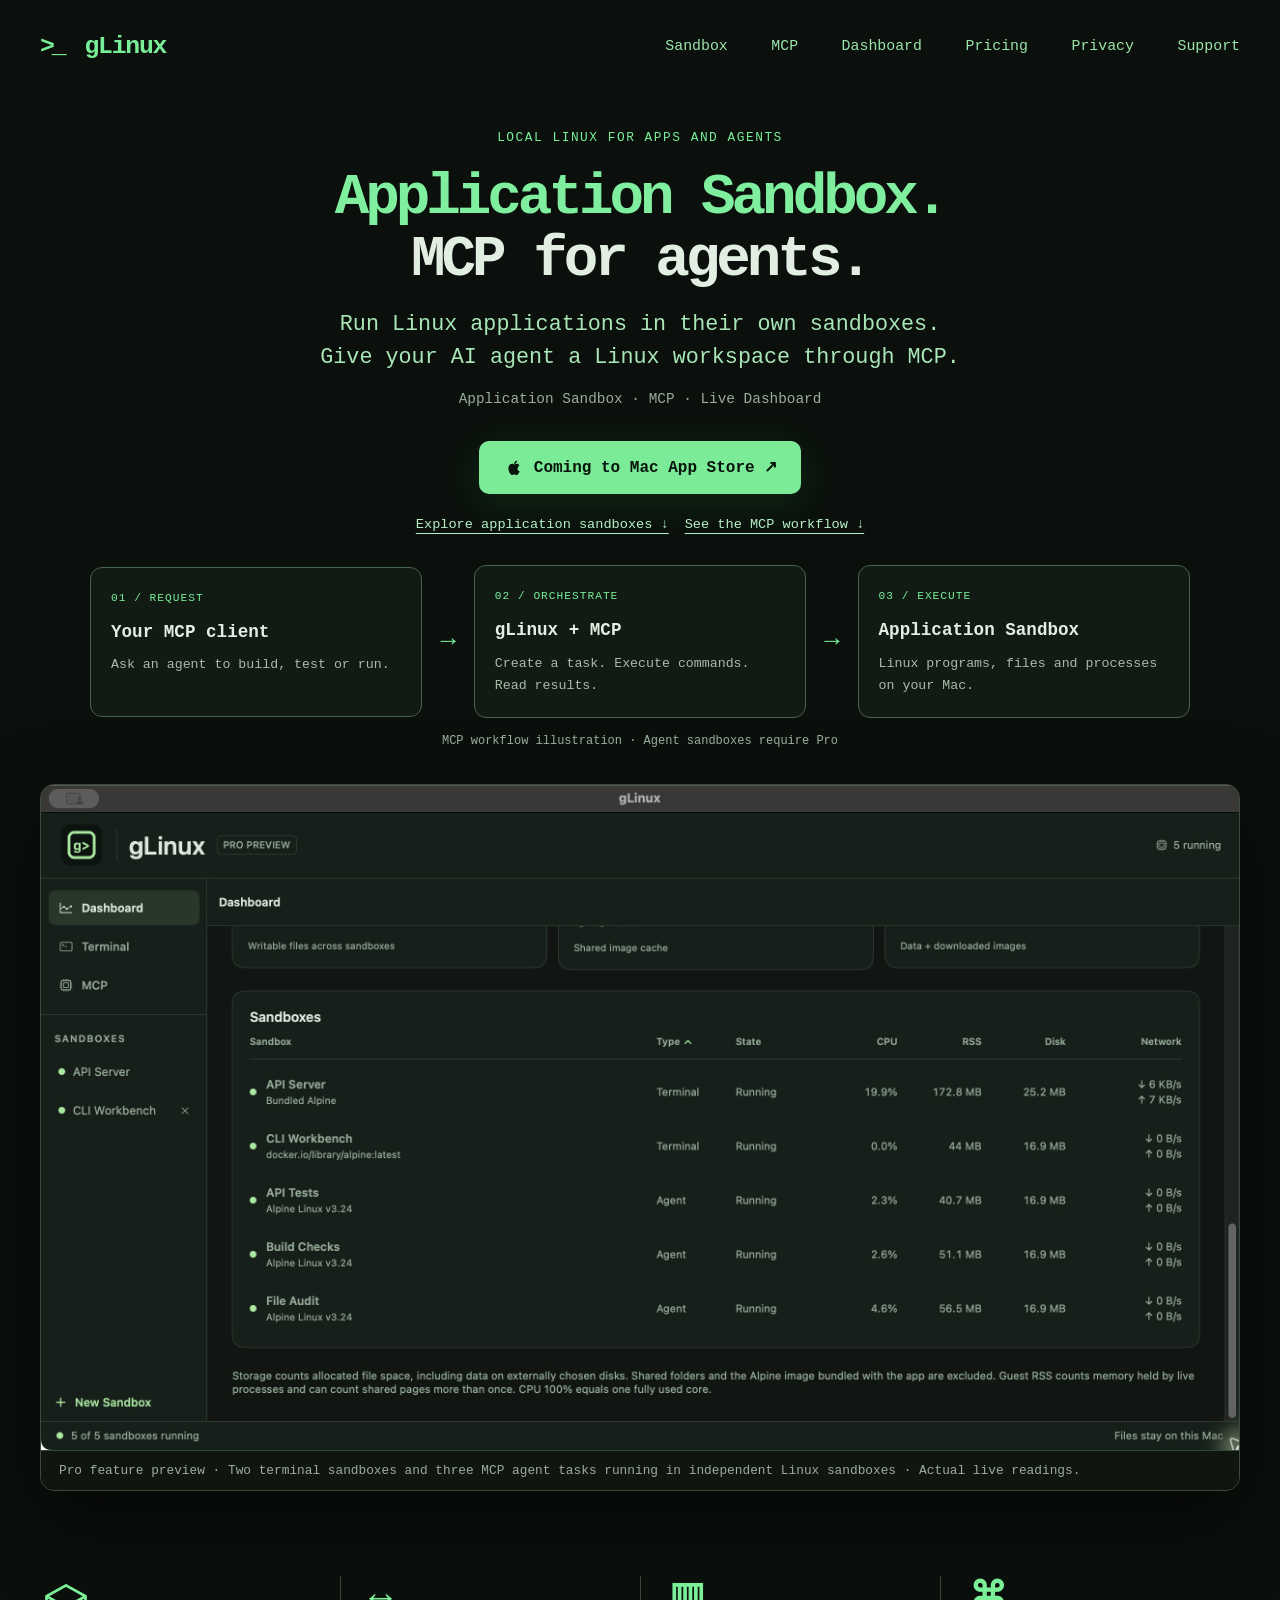
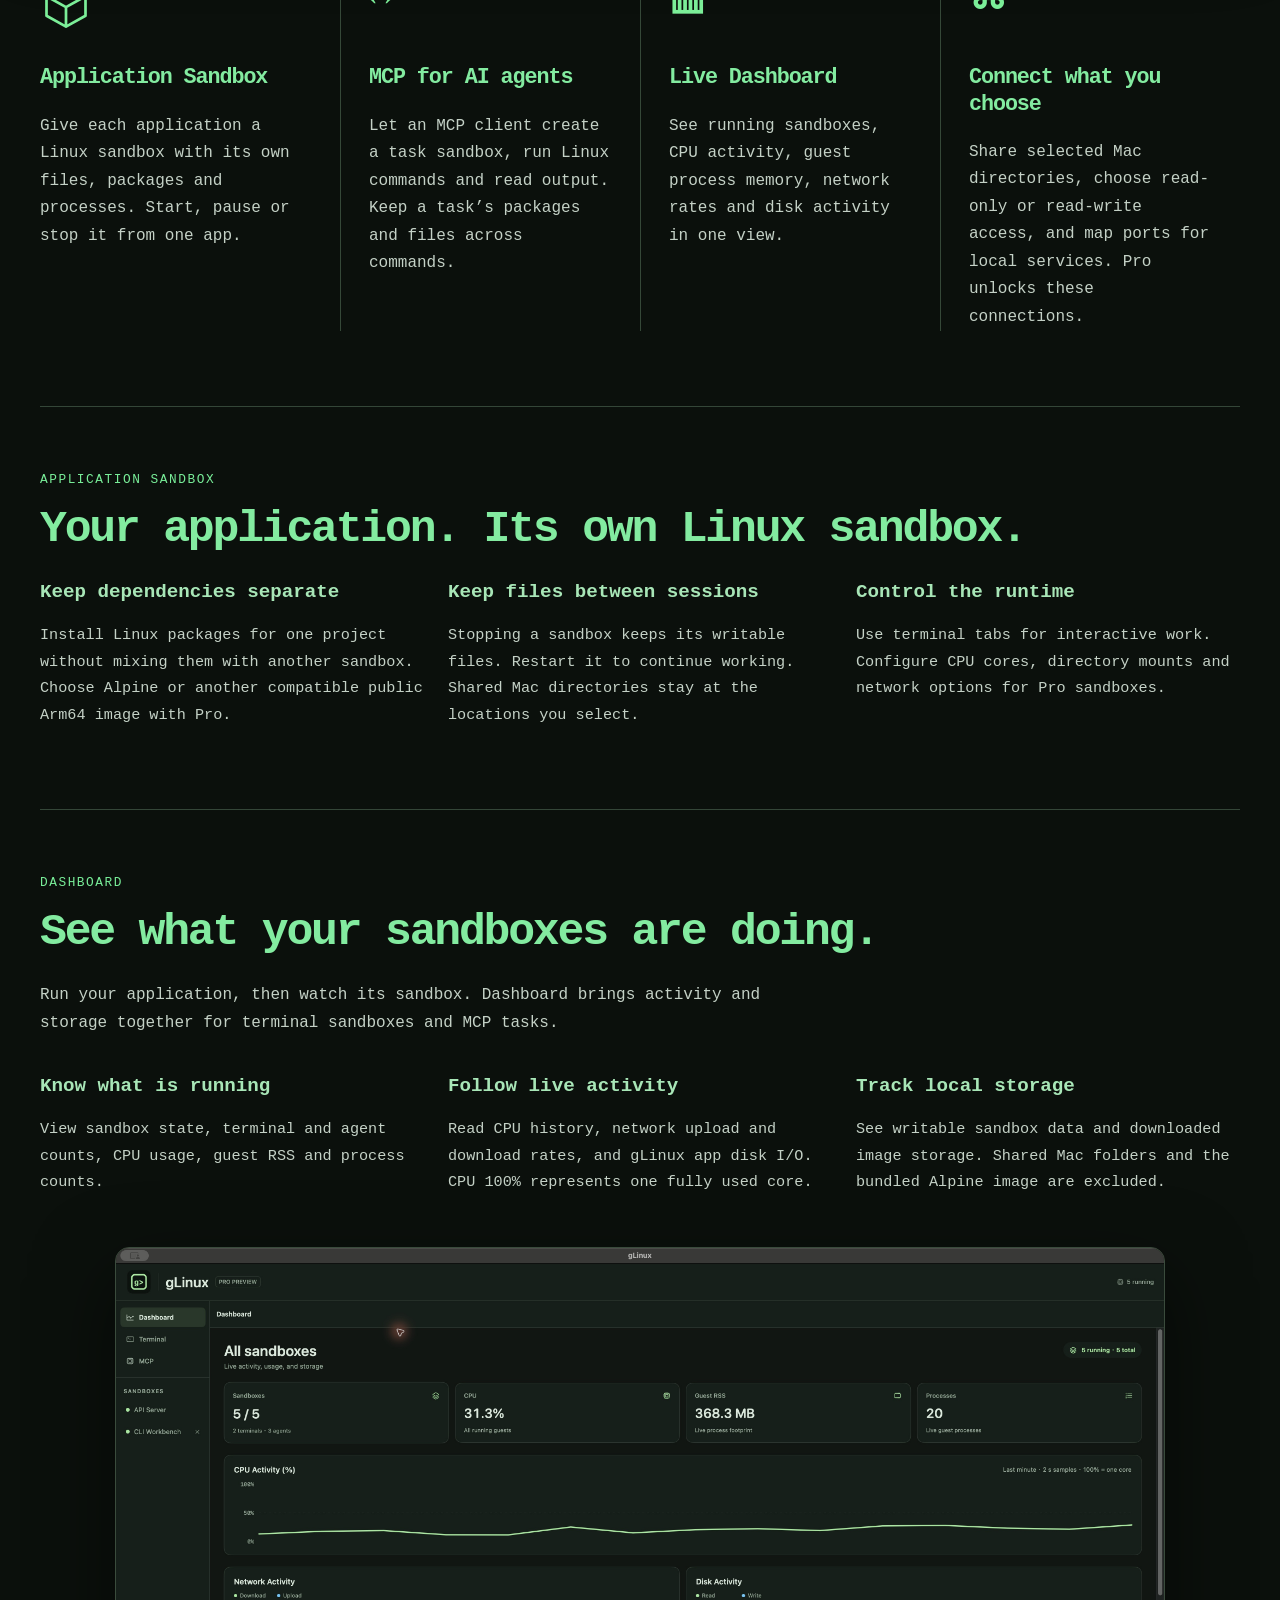
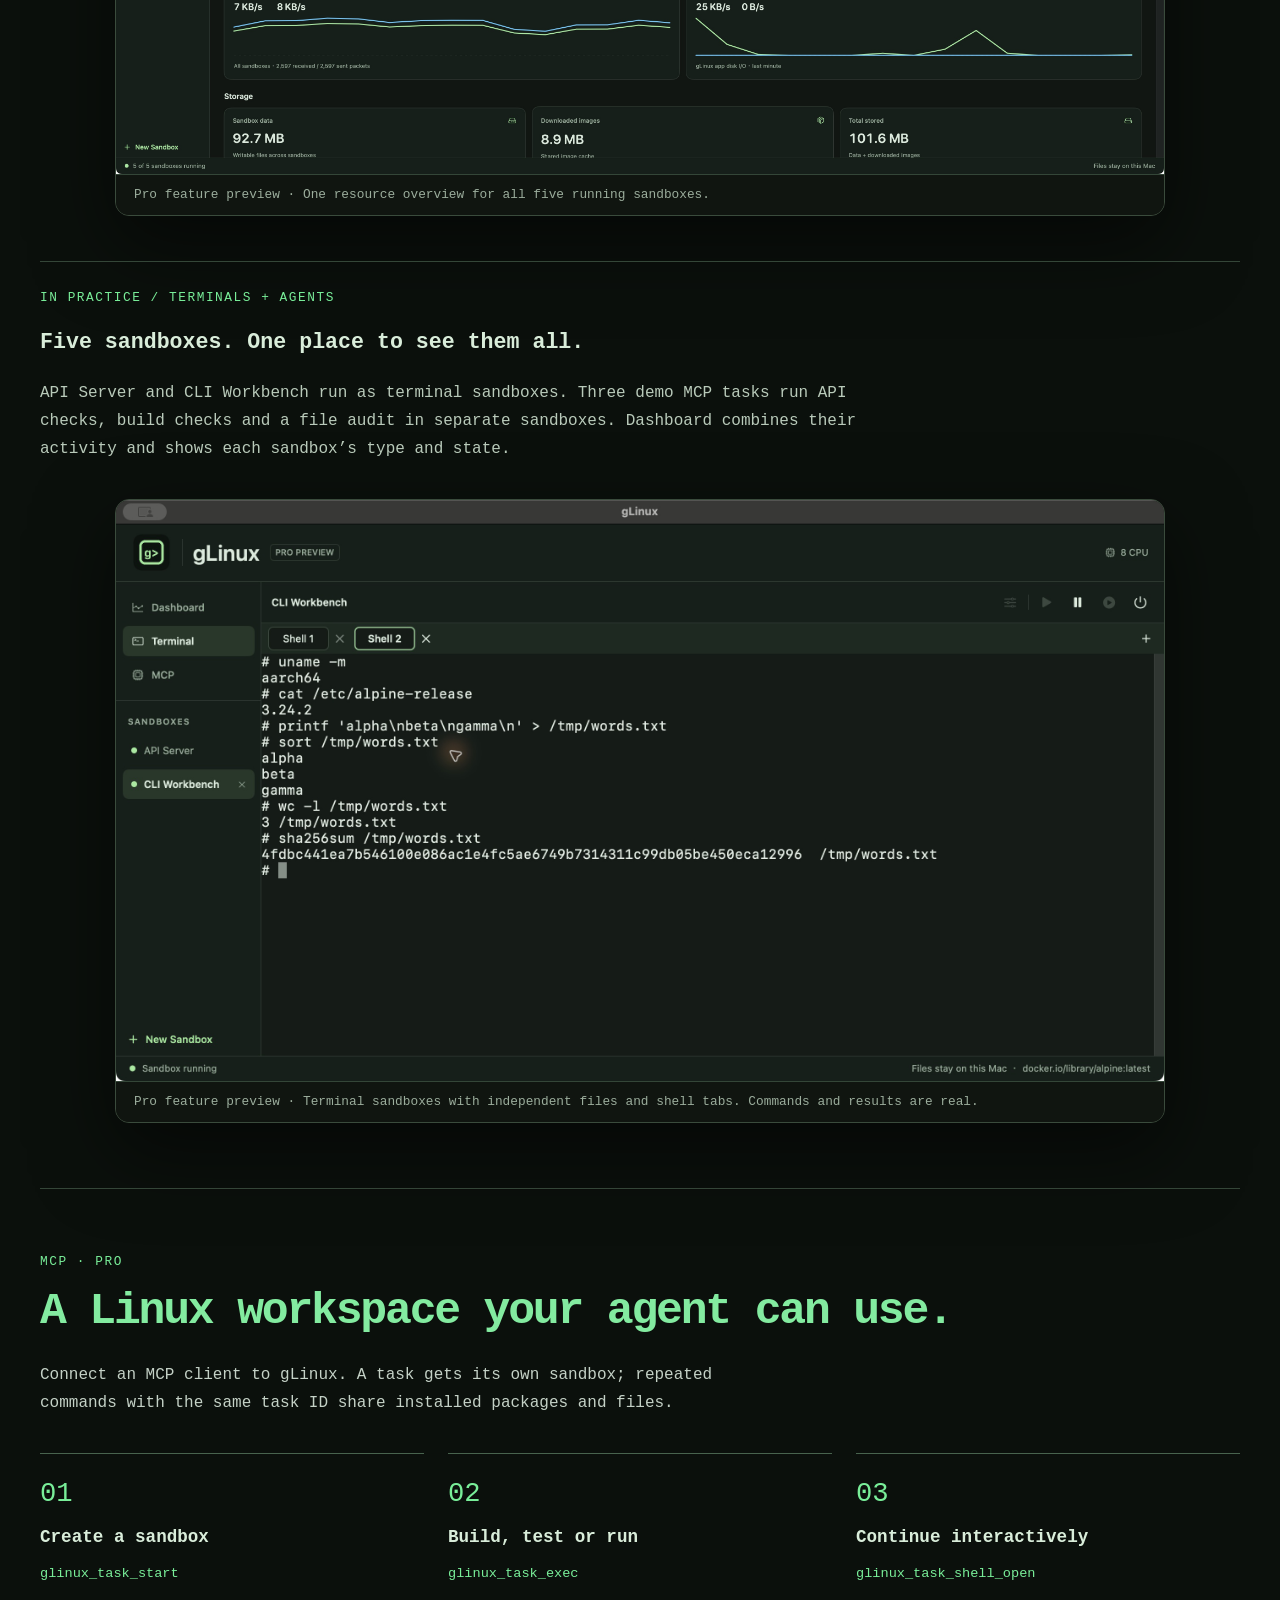
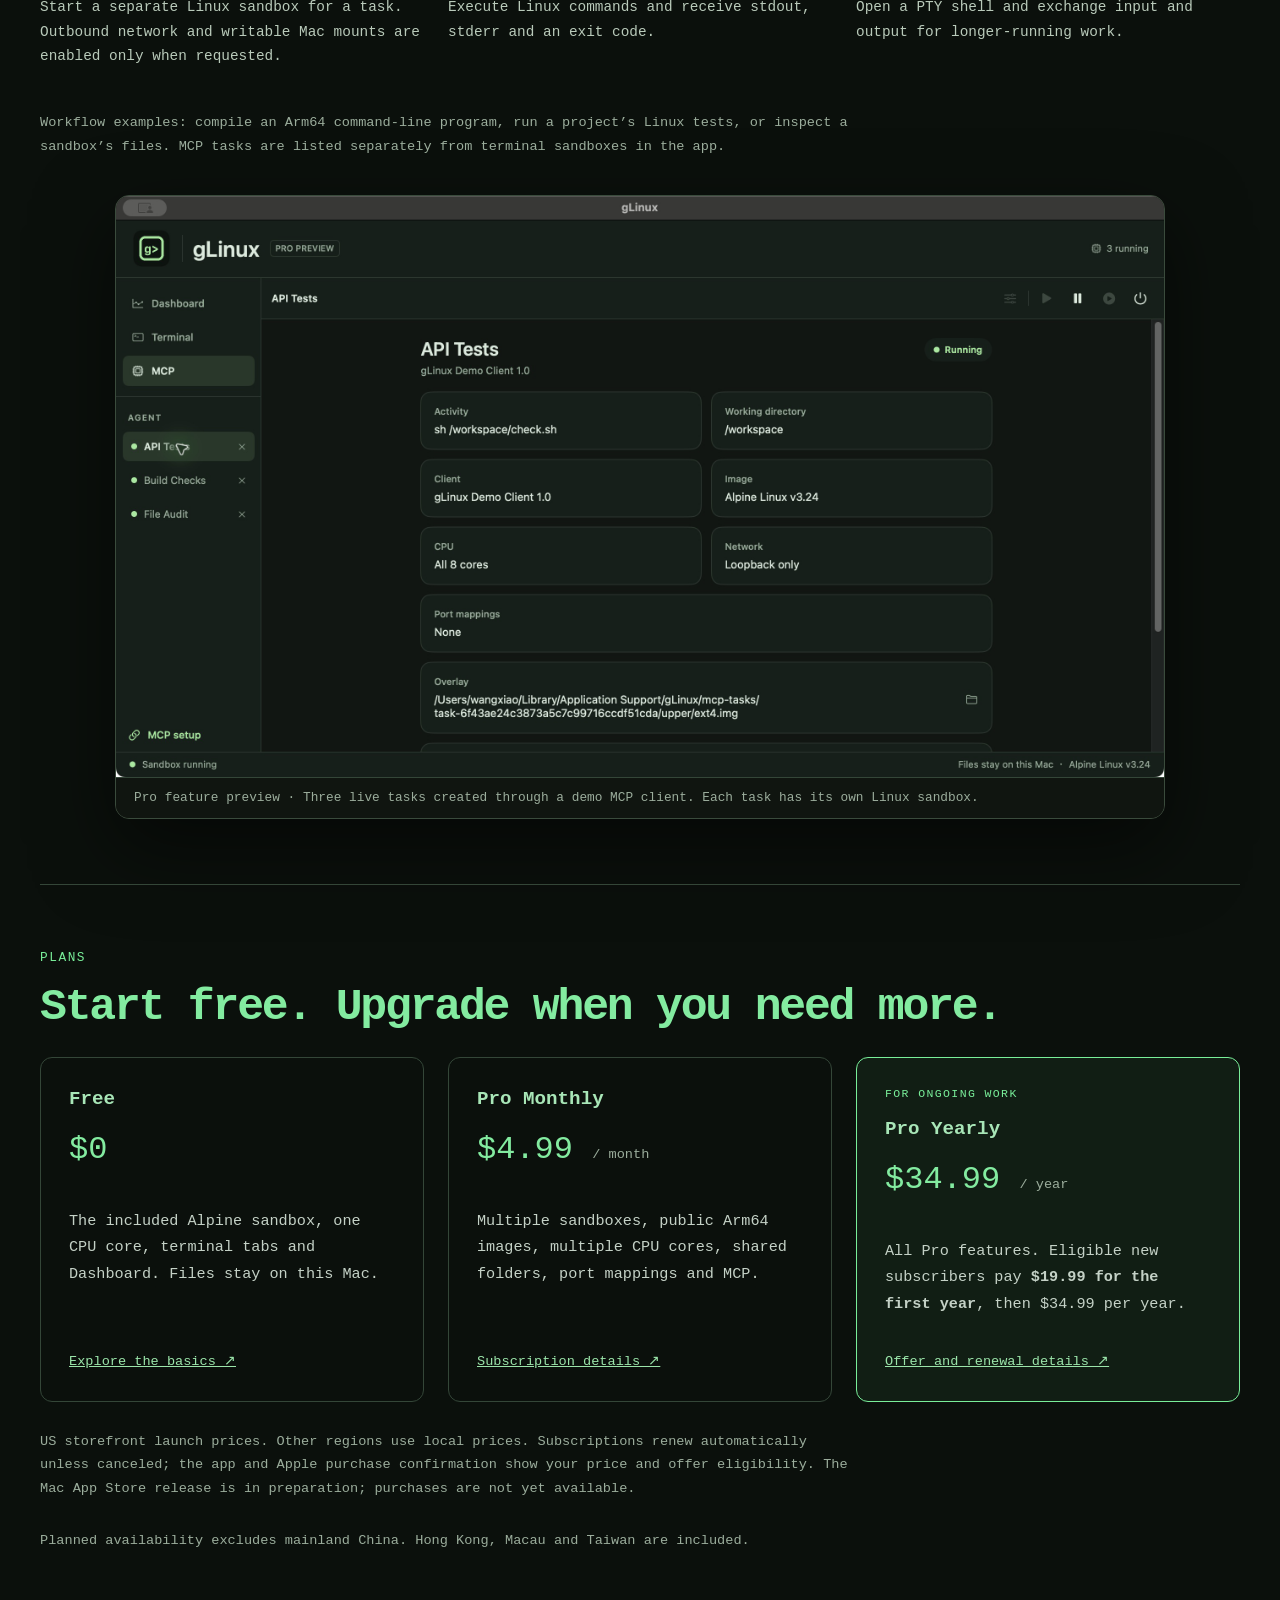
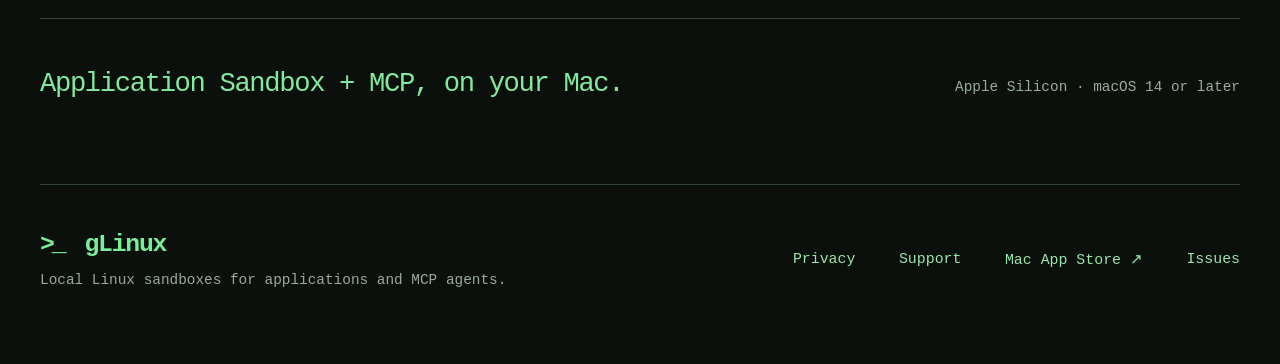
<file: index.html>
<!doctype html>
<html lang="en">
<head>
  <meta charset="utf-8">
  <meta name="viewport" content="width=device-width, initial-scale=1">
  <meta name="description" content="Run Linux applications in local sandboxes on your Mac. Connect AI agents through MCP and watch sandbox resource activity in Dashboard.">
  <meta property="og:title" content="gLinux — Application Sandbox + MCP">
  <meta property="og:description" content="Application Sandbox + MCP + Dashboard. Run applications, connect agents and see live resource activity.">
  <meta property="og:type" content="website">
  <meta property="og:image" content="https://sirouni.github.io/glinux-legal/assets/glinux-pro-dashboard-20261009-v2.jpg">
  <title>gLinux — Application Sandbox + MCP</title>
  <link rel="icon" href="assets/glinux-icon.png">
  <link rel="stylesheet" href="landing.css">
</head>
<body>
  <a class="skip" href="#main">Skip to content</a>
  <header class="site-header wrap">
    <a class="brand" href="./" aria-label="gLinux home"><span class="prompt" aria-hidden="true">&gt;_</span> gLinux</a>
    <nav aria-label="Main navigation">
      <a href="#sandbox">Sandbox</a>
      <a href="#mcp">MCP</a>
      <a href="#dashboard">Dashboard</a>
      <a href="#pricing">Pricing</a>
      <a href="privacy.html">Privacy</a>
      <a href="support.html">Support</a>
    </nav>
  </header>
  <main id="main">
    <section class="hero wrap" aria-labelledby="hero-title">
      <p class="eyebrow">LOCAL LINUX FOR APPS AND AGENTS</p>
      <h1 id="hero-title">Application Sandbox.<br><span class="mcp-emphasis">MCP for agents.</span></h1>
      <p class="hero-subtitle">Run Linux applications in their own sandboxes.<br>Give your AI agent a Linux workspace through MCP.</p>
      <p class="hero-note">Application Sandbox · MCP · Live Dashboard</p>
      <a class="store-status" href="https://apps.apple.com/app/id6820817907" aria-label="gLinux on the Mac App Store, coming soon"><svg viewBox="0 0 24 24" aria-hidden="true"><path fill="currentColor" d="M17.1 12.5c0-2 1.6-3 1.7-3.1-.9-1.4-2.4-1.6-2.9-1.6-1.2-.1-2.2.7-2.8.7-.7 0-1.7-.7-2.7-.7-1.4 0-2.8.9-3.5 2.2-1.5 2.6-.4 6.5 1 8.6.7 1 1.5 2 2.5 2 .9 0 1.2-.6 2.6-.6s1.6.6 2.6.6 1.7-.9 2.3-1.9c.8-1.1 1.1-2.2 1.1-2.3-1.5-.6-2.5-2-2.5-3.9ZM15.1 6.6c.6-.7 1.1-1.7 1-2.6-.9.1-1.9.7-2.5 1.4-.6.7-1.1 1.6-1 2.5.9.1 1.9-.5 2.5-1.3Z"/></svg>Coming to Mac App Store ↗</a>
      <div class="hero-actions"><a href="#sandbox">Explore application sandboxes ↓</a><a href="#mcp">See the MCP workflow ↓</a></div>
      <div class="workflow" role="img" aria-label="An MCP client sends requests to gLinux, which runs commands in a task's Linux application sandbox and returns output.">
        <div class="workflow-node"><span>01 / REQUEST</span><strong>Your MCP client</strong><p>Ask an agent to build, test or run.</p></div>
        <span class="workflow-arrow" aria-hidden="true">→</span>
        <div class="workflow-node"><span>02 / ORCHESTRATE</span><strong>gLinux + MCP</strong><p>Create a task. Execute commands. Read results.</p></div>
        <span class="workflow-arrow" aria-hidden="true">→</span>
        <div class="workflow-node"><span>03 / EXECUTE</span><strong>Application Sandbox</strong><p>Linux programs, files and processes on your Mac.</p></div>
      </div>
      <p class="workflow-caption">MCP workflow illustration · Agent sandboxes require Pro</p>
      <figure id="product-overview" class="product-window"><a href="assets/glinux-pro-dashboard-20261009-v2.jpg" aria-label="Open full-size Dashboard screenshot"><img src="assets/glinux-pro-dashboard-20261009-v2.jpg" width="2480" height="1376" alt="gLinux Pro feature preview with two terminal sandboxes and three MCP agent sandboxes running together in Dashboard"></a><figcaption>Pro feature preview · Two terminal sandboxes and three MCP agent tasks running in independent Linux sandboxes · Actual live readings.</figcaption></figure>
    </section>
    <section id="features" class="features wrap" aria-label="Core capabilities">
      <article><svg class="feature-icon sandbox-icon" viewBox="0 0 48 48" aria-hidden="true" focusable="false"><path d="M24 5 42 15v18L24 43 6 33V15Z M6 15l18 10 18-10 M24 25v18" fill="none" stroke="currentColor" stroke-width="2.5" stroke-linecap="round" stroke-linejoin="round"/></svg><h2>Application Sandbox</h2><p>Give each application a Linux sandbox with its own files, packages and processes. Start, pause or stop it from one app.</p></article>
      <article><span class="feature-icon" aria-hidden="true">↔</span><h2>MCP for AI agents</h2><p>Let an MCP client create a task sandbox, run Linux commands and read output. Keep a task’s packages and files across commands.</p></article>
      <article><span class="feature-icon" aria-hidden="true">▥</span><h2>Live Dashboard</h2><p>See running sandboxes, CPU activity, guest process memory, network rates and disk activity in one view.</p></article>
      <article><span class="feature-icon" aria-hidden="true">⌘</span><h2>Connect what you choose</h2><p>Share selected Mac directories, choose read-only or read-write access, and map ports for local services. Pro unlocks these connections.</p></article>
    </section>
    <section id="sandbox" class="section wrap" aria-labelledby="sandbox-title">
      <p class="eyebrow">APPLICATION SANDBOX</p><h2 id="sandbox-title">Your application. Its own Linux sandbox.</h2>
      <div class="pro-grid">
        <article><h3>Keep dependencies separate</h3><p>Install Linux packages for one project without mixing them with another sandbox. Choose Alpine or another compatible public Arm64 image with Pro.</p></article>
        <article><h3>Keep files between sessions</h3><p>Stopping a sandbox keeps its writable files. Restart it to continue working. Shared Mac directories stay at the locations you select.</p></article>
        <article><h3>Control the runtime</h3><p>Use terminal tabs for interactive work. Configure CPU cores, directory mounts and network options for Pro sandboxes.</p></article>
      </div>
    </section>
    <section id="dashboard" class="section wrap" aria-labelledby="dashboard-title">
      <p class="eyebrow">DASHBOARD</p><h2 id="dashboard-title">See what your sandboxes are doing.</h2>
      <p class="section-intro">Run your application, then watch its sandbox. Dashboard brings activity and storage together for terminal sandboxes and MCP tasks.</p>
      <div class="pro-grid">
        <article><h3>Know what is running</h3><p>View sandbox state, terminal and agent counts, CPU usage, guest RSS and process counts.</p></article>
        <article><h3>Follow live activity</h3><p>Read CPU history, network upload and download rates, and gLinux app disk I/O. CPU 100% represents one fully used core.</p></article>
        <article><h3>Track local storage</h3><p>See writable sandbox data and downloaded image storage. Shared Mac folders and the bundled Alpine image are excluded.</p></article>
      </div>
      <figure class="product-window"><img src="assets/glinux-pro-overview-20261009-v2.jpg" width="3840" height="1928" loading="lazy" alt="gLinux Pro Dashboard showing five running sandboxes, two terminals and three agents, with live CPU, memory, process and network readings"><figcaption>Pro feature preview · One resource overview for all five running sandboxes.</figcaption></figure>
      <div class="scenario">
        <p class="eyebrow">IN PRACTICE / TERMINALS + AGENTS</p><h3>Five sandboxes. One place to see them all.</h3>
        <p>API Server and CLI Workbench run as terminal sandboxes. Three demo MCP tasks run API checks, build checks and a file audit in separate sandboxes. Dashboard combines their activity and shows each sandbox’s type and state.</p>
        <figure class="product-window"><img src="assets/glinux-pro-terminal-20261009-v2.jpg" width="1980" height="1376" loading="lazy" alt="gLinux Pro feature preview with multiple terminal sandboxes and shell tabs"><figcaption>Pro feature preview · Terminal sandboxes with independent files and shell tabs. Commands and results are real.</figcaption></figure>
      </div>
    </section>
    <section id="mcp" class="section wrap" aria-labelledby="mcp-title">
      <p class="eyebrow">MCP · PRO</p><h2 id="mcp-title">A Linux workspace your agent can use.</h2>
      <p class="section-intro">Connect an MCP client to gLinux. A task gets its own sandbox; repeated commands with the same task ID share installed packages and files.</p>
      <ol class="mcp-steps">
        <li><strong>Create a sandbox</strong><code>glinux_task_start</code><p>Start a separate Linux sandbox for a task. Outbound network and writable Mac mounts are enabled only when requested.</p></li>
        <li><strong>Build, test or run</strong><code>glinux_task_exec</code><p>Execute Linux commands and receive stdout, stderr and an exit code.</p></li>
        <li><strong>Continue interactively</strong><code>glinux_task_shell_open</code><p>Open a PTY shell and exchange input and output for longer-running work.</p></li>
      </ol>
      <p class="section-note">Workflow examples: compile an Arm64 command-line program, run a project’s Linux tests, or inspect a sandbox’s files. MCP tasks are listed separately from terminal sandboxes in the app.</p>
          <figure class="product-window"><img src="assets/glinux-pro-agents-20261009-v2.jpg" width="1980" height="1376" loading="lazy" alt="gLinux Pro feature preview listing three running MCP agent tasks, their client and current commands"><figcaption>Pro feature preview · Three live tasks created through a demo MCP client. Each task has its own Linux sandbox.</figcaption></figure>
    </section>
    <section id="pricing" class="section wrap" aria-labelledby="pricing-title">
      <p class="eyebrow">PLANS</p>
      <h2 id="pricing-title">Start free. Upgrade when you need more.</h2>
      <div class="plans">
        <article class="plan"><h3>Free</h3><p class="price">$0</p><p>The included Alpine sandbox, one CPU core, terminal tabs and Dashboard. Files stay on this Mac.</p><a href="support.html">Explore the basics ↗</a></article>
        <article class="plan"><h3>Pro Monthly</h3><p class="price">$4.99 <span>/ month</span></p><p>Multiple sandboxes, public Arm64 images, multiple CPU cores, shared folders, port mappings and MCP.</p><a href="support.html#subscriptions">Subscription details ↗</a></article>
        <article class="plan recommended"><p class="eyebrow">FOR ONGOING WORK</p><h3>Pro Yearly</h3><p class="price">$34.99 <span>/ year</span></p><p>All Pro features. Eligible new subscribers pay <strong>$19.99 for the first year</strong>, then $34.99 per year.</p><a href="support.html#subscriptions">Offer and renewal details ↗</a></article>
      </div>
      <p class="section-note">US storefront launch prices. Other regions use local prices. Subscriptions renew automatically unless canceled; the app and Apple purchase confirmation show your price and offer eligibility. The Mac App Store release is in preparation; purchases are not yet available.</p>
      <p class="section-note">Planned availability excludes mainland China. Hong Kong, Macau and Taiwan are included.</p>
    </section>

    <section class="closing wrap"><p>Application Sandbox + MCP, on your Mac.</p><span>Apple Silicon · macOS 14 or later</span></section>
  </main>
  <footer class="footer wrap"><div><a class="brand" href="./"><span class="prompt" aria-hidden="true">&gt;_</span> gLinux</a><p>Local Linux sandboxes for applications and MCP agents.</p></div><nav aria-label="Footer navigation"><a href="privacy.html">Privacy</a><a href="support.html">Support</a><a href="https://apps.apple.com/app/id6820817907">Mac App Store ↗</a><a href="https://github.com/sirouni/glinux-legal/issues">Issues</a></nav></footer>
</body>
</html>
</file>
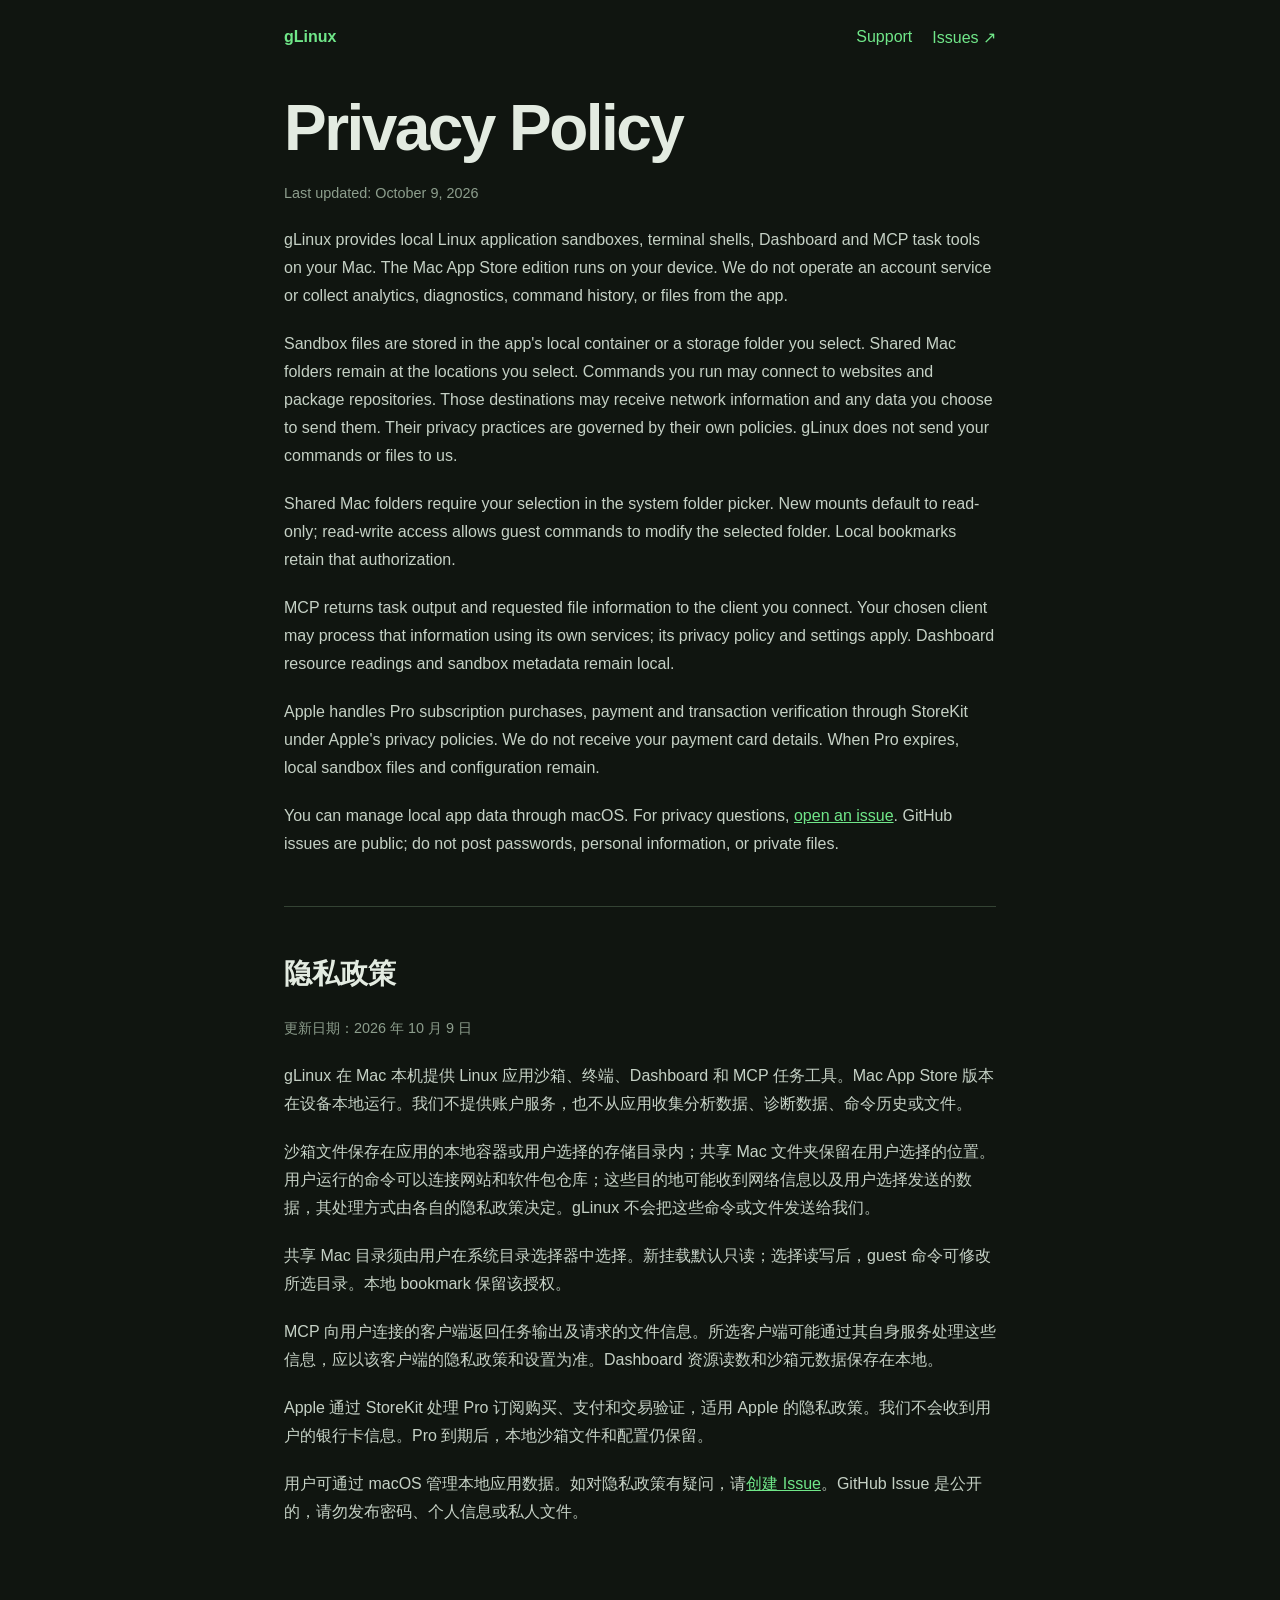
<file: privacy.html>
<!doctype html>
<html lang="en">
<head>
  <meta charset="utf-8">
  <meta name="viewport" content="width=device-width, initial-scale=1">
  <title>gLinux Privacy Policy</title>
  <link rel="stylesheet" href="style.css">
</head>
<body>
  <main>
    <nav><a href="./">gLinux</a><a href="support.html">Support</a><a href="https://github.com/sirouni/glinux-legal/issues">Issues ↗</a></nav>
    <h1>Privacy Policy</h1>
    <p class="meta">Last updated: October 9, 2026</p>
    <p>gLinux provides local Linux application sandboxes, terminal shells, Dashboard and MCP task tools on your Mac. The Mac App Store edition runs on your device. We do not operate an account service or collect analytics, diagnostics, command history, or files from the app.</p>
    <p>Sandbox files are stored in the app's local container or a storage folder you select. Shared Mac folders remain at the locations you select. Commands you run may connect to websites and package repositories. Those destinations may receive network information and any data you choose to send them. Their privacy practices are governed by their own policies. gLinux does not send your commands or files to us.</p>
    <p>Shared Mac folders require your selection in the system folder picker. New mounts default to read-only; read-write access allows guest commands to modify the selected folder. Local bookmarks retain that authorization.</p>
    <p>MCP returns task output and requested file information to the client you connect. Your chosen client may process that information using its own services; its privacy policy and settings apply. Dashboard resource readings and sandbox metadata remain local.</p>
    <p>Apple handles Pro subscription purchases, payment and transaction verification through StoreKit under Apple's privacy policies. We do not receive your payment card details. When Pro expires, local sandbox files and configuration remain.</p>
    <p>You can manage local app data through macOS. For privacy questions, <a href="https://github.com/sirouni/glinux-legal/issues/new/choose">open an issue</a>. GitHub issues are public; do not post passwords, personal information, or private files.</p>
    <hr>
    <h2 lang="zh-Hans">隐私政策</h2>
    <p class="meta" lang="zh-Hans">更新日期：2026 年 10 月 9 日</p>
    <div lang="zh-Hans">
      <p>gLinux 在 Mac 本机提供 Linux 应用沙箱、终端、Dashboard 和 MCP 任务工具。Mac App Store 版本在设备本地运行。我们不提供账户服务，也不从应用收集分析数据、诊断数据、命令历史或文件。</p>
      <p>沙箱文件保存在应用的本地容器或用户选择的存储目录内；共享 Mac 文件夹保留在用户选择的位置。用户运行的命令可以连接网站和软件包仓库；这些目的地可能收到网络信息以及用户选择发送的数据，其处理方式由各自的隐私政策决定。gLinux 不会把这些命令或文件发送给我们。</p>
      <p>共享 Mac 目录须由用户在系统目录选择器中选择。新挂载默认只读；选择读写后，guest 命令可修改所选目录。本地 bookmark 保留该授权。</p>
      <p>MCP 向用户连接的客户端返回任务输出及请求的文件信息。所选客户端可能通过其自身服务处理这些信息，应以该客户端的隐私政策和设置为准。Dashboard 资源读数和沙箱元数据保存在本地。</p>
      <p>Apple 通过 StoreKit 处理 Pro 订阅购买、支付和交易验证，适用 Apple 的隐私政策。我们不会收到用户的银行卡信息。Pro 到期后，本地沙箱文件和配置仍保留。</p>
      <p>用户可通过 macOS 管理本地应用数据。如对隐私政策有疑问，请<a href="https://github.com/sirouni/glinux-legal/issues/new/choose">创建 Issue</a>。GitHub Issue 是公开的，请勿发布密码、个人信息或私人文件。</p>
    </div>
  </main>
</body>
</html>
</file>
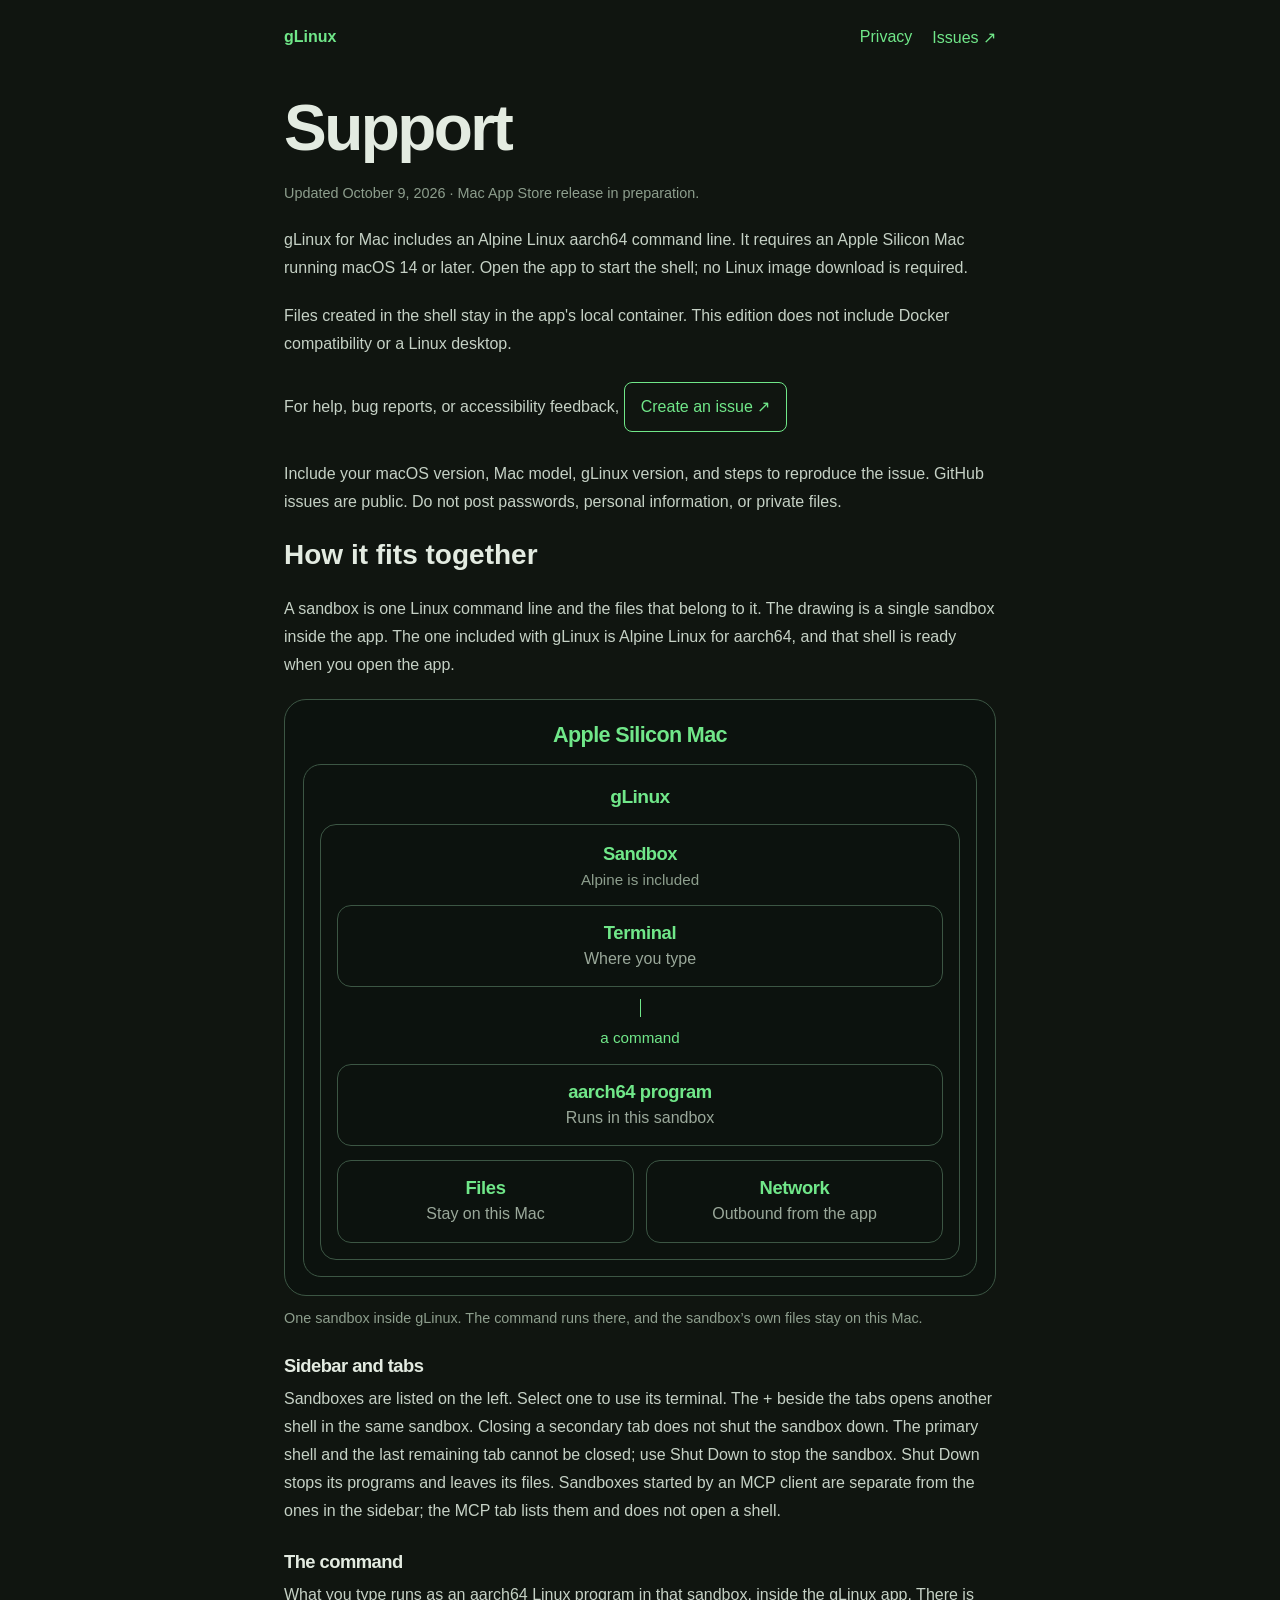
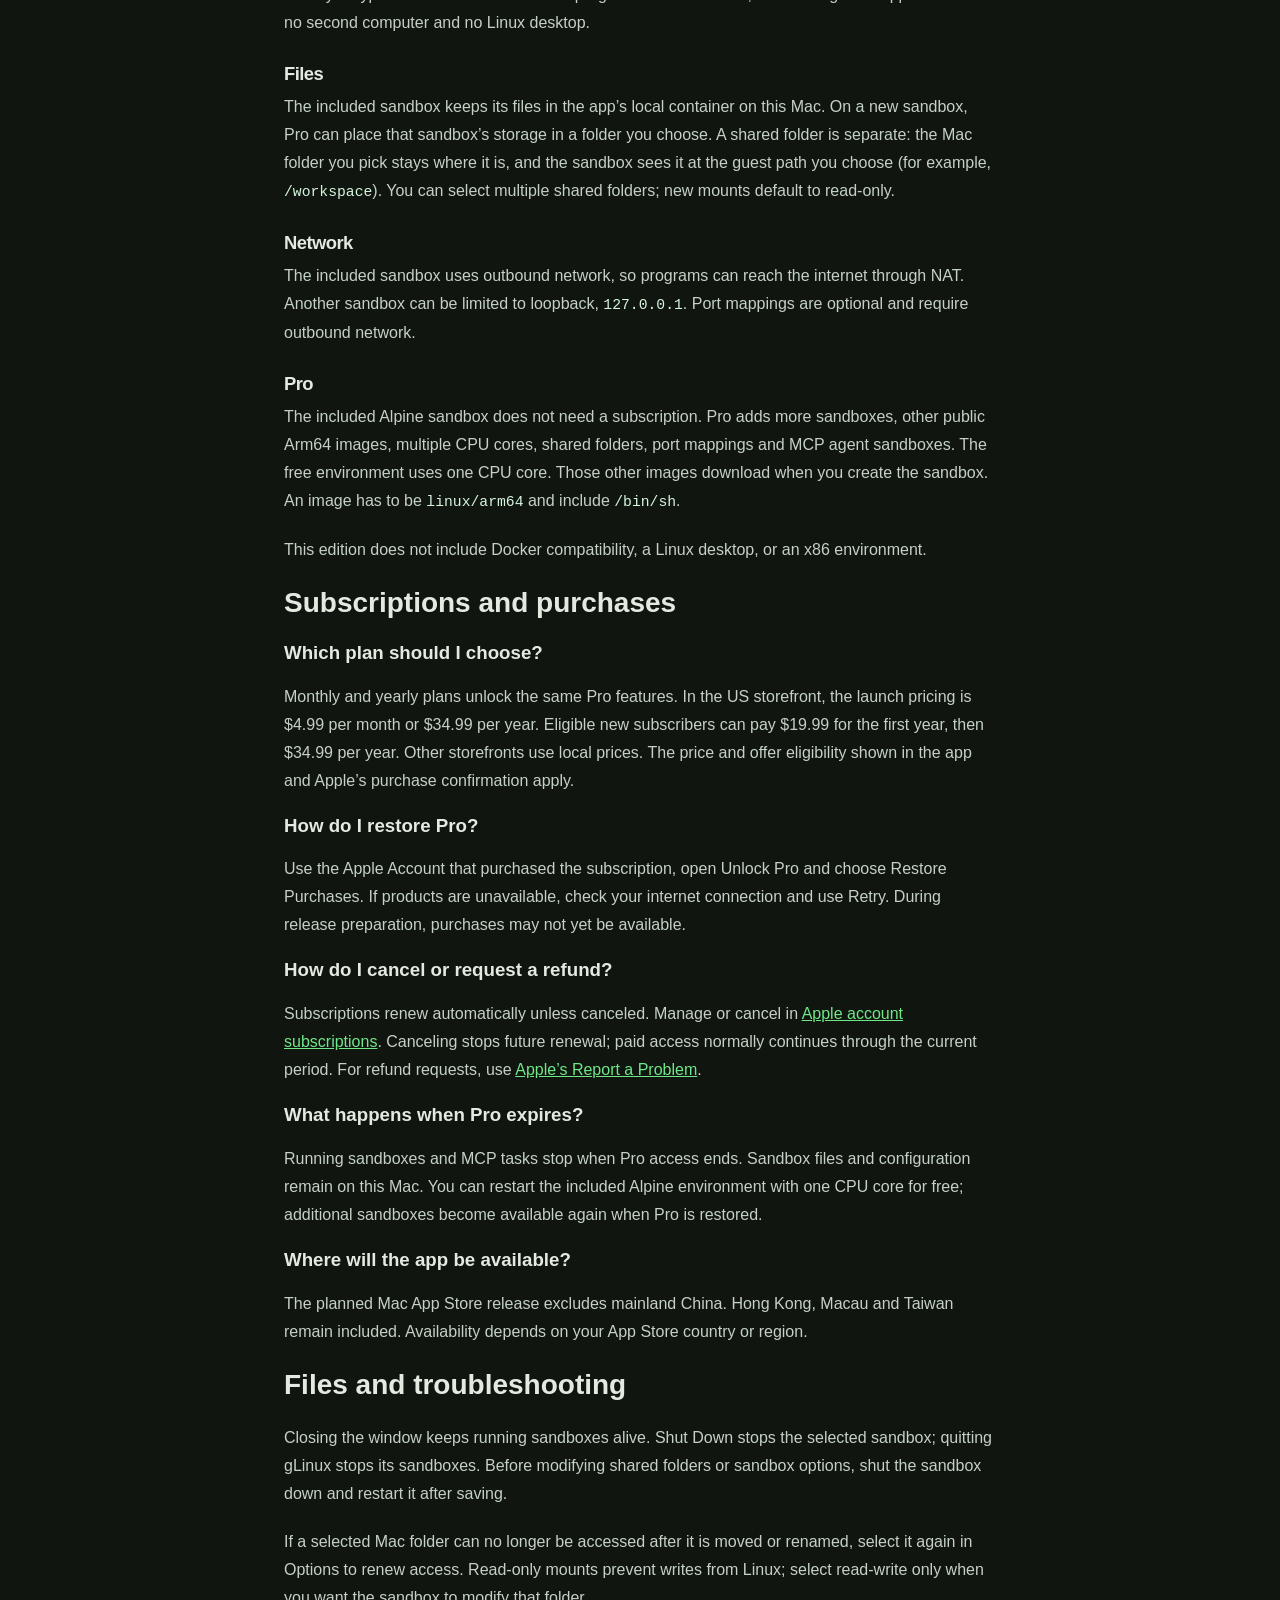
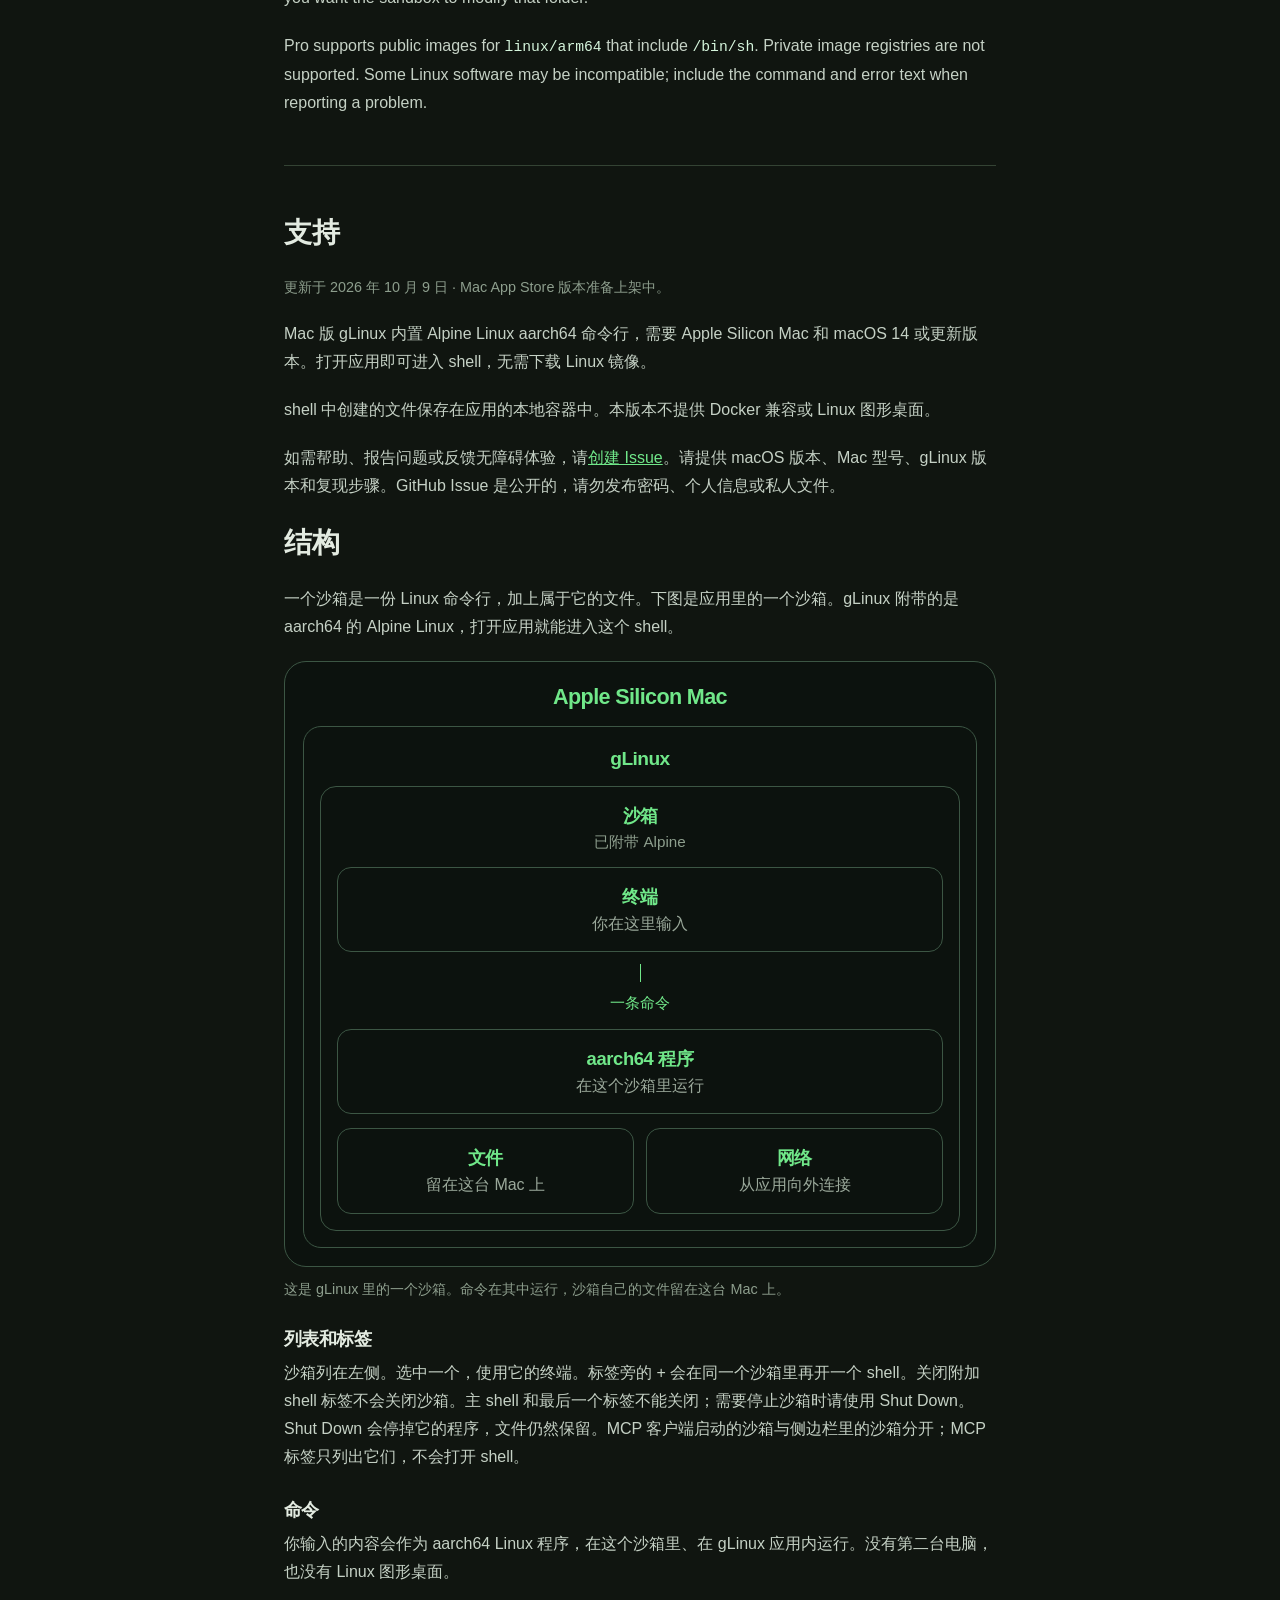
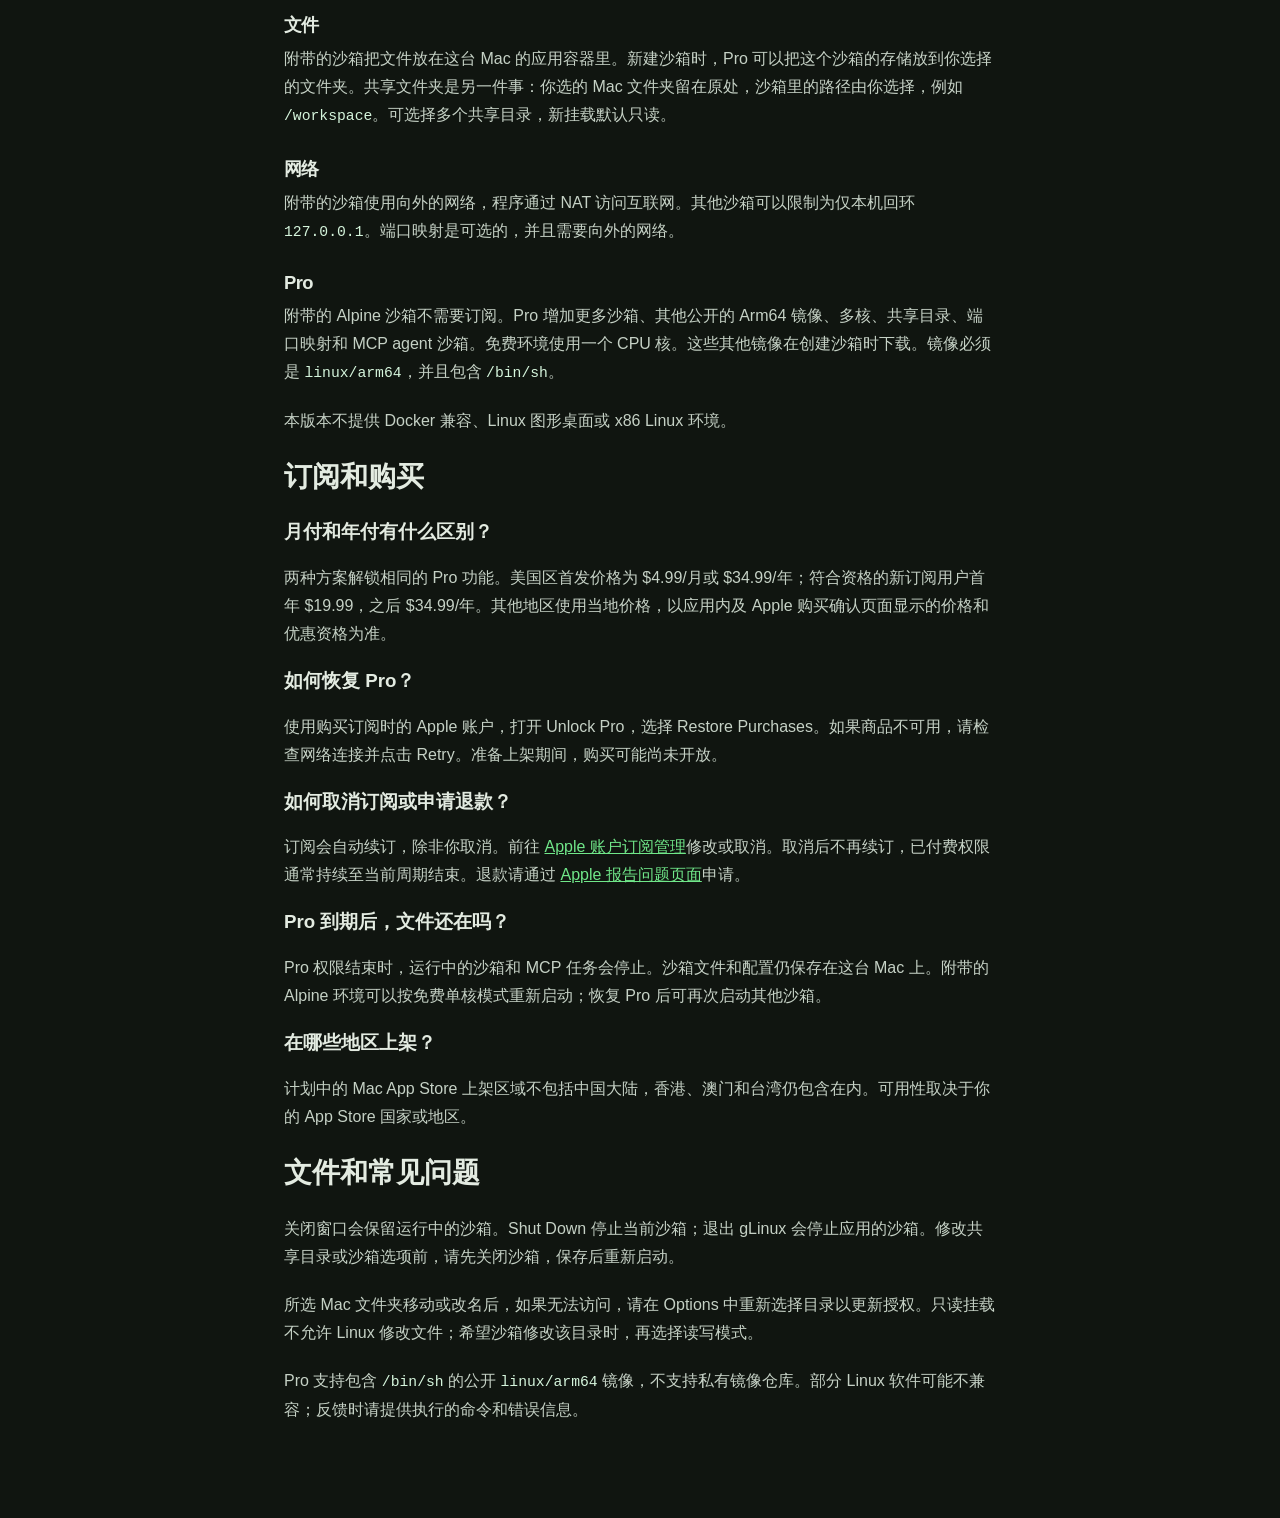
<file: support.html>
<!doctype html>
<html lang="en">
<head>
  <meta charset="utf-8">
  <meta name="viewport" content="width=device-width, initial-scale=1">
  <title>gLinux Support</title>
  <link rel="stylesheet" href="style.css">
</head>
<body>
  <main>
    <nav><a href="./">gLinux</a><a href="privacy.html">Privacy</a><a href="https://github.com/sirouni/glinux-legal/issues">Issues ↗</a></nav>
    <h1>Support</h1>
    <p class="meta">Updated October 9, 2026 · Mac App Store release in preparation.</p>
    <p>gLinux for Mac includes an Alpine Linux aarch64 command line. It requires an Apple Silicon Mac running macOS 14 or later. Open the app to start the shell; no Linux image download is required.</p>
    <p>Files created in the shell stay in the app's local container. This edition does not include Docker compatibility or a Linux desktop.</p>
    <p>For help, bug reports, or accessibility feedback, <a class="button" href="https://github.com/sirouni/glinux-legal/issues/new/choose">Create an issue ↗</a></p>
    <p>Include your macOS version, Mac model, gLinux version, and steps to reproduce the issue. GitHub issues are public. Do not post passwords, personal information, or private files.</p>

    <h2>How it fits together</h2>
    <p>A sandbox is one Linux command line and the files that belong to it. The drawing is a single sandbox inside the app. The one included with gLinux is Alpine Linux for aarch64, and that shell is ready when you open the app.</p>
    <figure class="arch">
      <div class="arch-mac">
        <p class="arch-kicker">Apple Silicon Mac</p>
        <div class="arch-app">
          <p class="arch-kicker">gLinux</p>
          <div class="arch-sandbox">
            <p class="arch-kicker">Sandbox <span>Alpine is included</span></p>
            <div class="arch-node">
              <strong>Terminal</strong>
              <span>Where you type</span>
            </div>
            <p class="arch-step">a command</p>
            <div class="arch-node">
              <strong>aarch64 program</strong>
              <span>Runs in this sandbox</span>
            </div>
            <div class="arch-branch" aria-label="Where the program can write and connect">
              <div class="arch-node">
                <strong>Files</strong>
                <span>Stay on this Mac</span>
              </div>
              <div class="arch-node">
                <strong>Network</strong>
                <span>Outbound from the app</span>
              </div>
            </div>
          </div>
        </div>
      </div>
      <figcaption>One sandbox inside gLinux. The command runs there, and the sandbox’s own files stay on this Mac.</figcaption>
    </figure>
    <div class="arch-copy">
      <h3>Sidebar and tabs</h3>
      <p>Sandboxes are listed on the left. Select one to use its terminal. The + beside the tabs opens another shell in the same sandbox. Closing a secondary tab does not shut the sandbox down. The primary shell and the last remaining tab cannot be closed; use Shut Down to stop the sandbox. Shut Down stops its programs and leaves its files. Sandboxes started by an MCP client are separate from the ones in the sidebar; the MCP tab lists them and does not open a shell.</p>
      <h3>The command</h3>
      <p>What you type runs as an aarch64 Linux program in that sandbox, inside the gLinux app. There is no second computer and no Linux desktop.</p>
      <h3>Files</h3>
      <p>The included sandbox keeps its files in the app’s local container on this Mac. On a new sandbox, Pro can place that sandbox’s storage in a folder you choose. A shared folder is separate: the Mac folder you pick stays where it is, and the sandbox sees it at the guest path you choose (for example, <code>/workspace</code>). You can select multiple shared folders; new mounts default to read-only.</p>
      <h3>Network</h3>
      <p>The included sandbox uses outbound network, so programs can reach the internet through NAT. Another sandbox can be limited to loopback, <code>127.0.0.1</code>. Port mappings are optional and require outbound network.</p>
      <h3>Pro</h3>
      <p>The included Alpine sandbox does not need a subscription. Pro adds more sandboxes, other public Arm64 images, multiple CPU cores, shared folders, port mappings and MCP agent sandboxes. The free environment uses one CPU core. Those other images download when you create the sandbox. An image has to be <code>linux/arm64</code> and include <code>/bin/sh</code>.</p>
      <p>This edition does not include Docker compatibility, a Linux desktop, or an x86 environment.</p>
    </div>


    <h2 id="subscriptions">Subscriptions and purchases</h2>
    <h3>Which plan should I choose?</h3>
    <p>Monthly and yearly plans unlock the same Pro features. In the US storefront, the launch pricing is $4.99 per month or $34.99 per year. Eligible new subscribers can pay $19.99 for the first year, then $34.99 per year. Other storefronts use local prices. The price and offer eligibility shown in the app and Apple’s purchase confirmation apply.</p>
    <h3>How do I restore Pro?</h3>
    <p>Use the Apple Account that purchased the subscription, open Unlock Pro and choose Restore Purchases. If products are unavailable, check your internet connection and use Retry. During release preparation, purchases may not yet be available.</p>
    <h3>How do I cancel or request a refund?</h3>
    <p>Subscriptions renew automatically unless canceled. Manage or cancel in <a href="https://apps.apple.com/account/subscriptions">Apple account subscriptions</a>. Canceling stops future renewal; paid access normally continues through the current period. For refund requests, use <a href="https://reportaproblem.apple.com/">Apple’s Report a Problem</a>.</p>
    <h3>What happens when Pro expires?</h3>
    <p>Running sandboxes and MCP tasks stop when Pro access ends. Sandbox files and configuration remain on this Mac. You can restart the included Alpine environment with one CPU core for free; additional sandboxes become available again when Pro is restored.</p>
    <h3>Where will the app be available?</h3>
    <p>The planned Mac App Store release excludes mainland China. Hong Kong, Macau and Taiwan remain included. Availability depends on your App Store country or region.</p>
    <h2>Files and troubleshooting</h2>
    <p>Closing the window keeps running sandboxes alive. Shut Down stops the selected sandbox; quitting gLinux stops its sandboxes. Before modifying shared folders or sandbox options, shut the sandbox down and restart it after saving.</p>
    <p>If a selected Mac folder can no longer be accessed after it is moved or renamed, select it again in Options to renew access. Read-only mounts prevent writes from Linux; select read-write only when you want the sandbox to modify that folder.</p>
    <p>Pro supports public images for <code>linux/arm64</code> that include <code>/bin/sh</code>. Private image registries are not supported. Some Linux software may be incompatible; include the command and error text when reporting a problem.</p>

    <hr>
    <h2 lang="zh-Hans">支持</h2>
    <p class="meta" lang="zh-Hans">更新于 2026 年 10 月 9 日 · Mac App Store 版本准备上架中。</p>
    <div lang="zh-Hans">
      <p>Mac 版 gLinux 内置 Alpine Linux aarch64 命令行，需要 Apple Silicon Mac 和 macOS 14 或更新版本。打开应用即可进入 shell，无需下载 Linux 镜像。</p>
      <p>shell 中创建的文件保存在应用的本地容器中。本版本不提供 Docker 兼容或 Linux 图形桌面。</p>
      <p>如需帮助、报告问题或反馈无障碍体验，请<a href="https://github.com/sirouni/glinux-legal/issues/new/choose">创建 Issue</a>。请提供 macOS 版本、Mac 型号、gLinux 版本和复现步骤。GitHub Issue 是公开的，请勿发布密码、个人信息或私人文件。</p>

      <h2>结构</h2>
      <p>一个沙箱是一份 Linux 命令行，加上属于它的文件。下图是应用里的一个沙箱。gLinux 附带的是 aarch64 的 Alpine Linux，打开应用就能进入这个 shell。</p>
      <figure class="arch">
        <div class="arch-mac">
          <p class="arch-kicker">Apple Silicon Mac</p>
          <div class="arch-app">
            <p class="arch-kicker">gLinux</p>
            <div class="arch-sandbox">
              <p class="arch-kicker">沙箱 <span>已附带 Alpine</span></p>
              <div class="arch-node">
                <strong>终端</strong>
                <span>你在这里输入</span>
              </div>
              <p class="arch-step">一条命令</p>
              <div class="arch-node">
                <strong>aarch64 程序</strong>
                <span>在这个沙箱里运行</span>
              </div>
              <div class="arch-branch" aria-label="程序可以写到哪里、连到哪里">
                <div class="arch-node">
                  <strong>文件</strong>
                  <span>留在这台 Mac 上</span>
                </div>
                <div class="arch-node">
                  <strong>网络</strong>
                  <span>从应用向外连接</span>
                </div>
              </div>
            </div>
          </div>
        </div>
        <figcaption>这是 gLinux 里的一个沙箱。命令在其中运行，沙箱自己的文件留在这台 Mac 上。</figcaption>
      </figure>
      <div class="arch-copy">
        <h3>列表和标签</h3>
        <p>沙箱列在左侧。选中一个，使用它的终端。标签旁的 + 会在同一个沙箱里再开一个 shell。关闭附加 shell 标签不会关闭沙箱。主 shell 和最后一个标签不能关闭；需要停止沙箱时请使用 Shut Down。Shut Down 会停掉它的程序，文件仍然保留。MCP 客户端启动的沙箱与侧边栏里的沙箱分开；MCP 标签只列出它们，不会打开 shell。</p>
        <h3>命令</h3>
        <p>你输入的内容会作为 aarch64 Linux 程序，在这个沙箱里、在 gLinux 应用内运行。没有第二台电脑，也没有 Linux 图形桌面。</p>
        <h3>文件</h3>
        <p>附带的沙箱把文件放在这台 Mac 的应用容器里。新建沙箱时，Pro 可以把这个沙箱的存储放到你选择的文件夹。共享文件夹是另一件事：你选的 Mac 文件夹留在原处，沙箱里的路径由你选择，例如 <code>/workspace</code>。可选择多个共享目录，新挂载默认只读。</p>
        <h3>网络</h3>
        <p>附带的沙箱使用向外的网络，程序通过 NAT 访问互联网。其他沙箱可以限制为仅本机回环 <code>127.0.0.1</code>。端口映射是可选的，并且需要向外的网络。</p>
        <h3>Pro</h3>
        <p>附带的 Alpine 沙箱不需要订阅。Pro 增加更多沙箱、其他公开的 Arm64 镜像、多核、共享目录、端口映射和 MCP agent 沙箱。免费环境使用一个 CPU 核。这些其他镜像在创建沙箱时下载。镜像必须是 <code>linux/arm64</code>，并且包含 <code>/bin/sh</code>。</p>
        <p>本版本不提供 Docker 兼容、Linux 图形桌面或 x86 Linux 环境。</p>
      </div>

      <h2 id="subscriptions-zh">订阅和购买</h2>
      <h3>月付和年付有什么区别？</h3>
      <p>两种方案解锁相同的 Pro 功能。美国区首发价格为 $4.99/月或 $34.99/年；符合资格的新订阅用户首年 $19.99，之后 $34.99/年。其他地区使用当地价格，以应用内及 Apple 购买确认页面显示的价格和优惠资格为准。</p>
      <h3>如何恢复 Pro？</h3>
      <p>使用购买订阅时的 Apple 账户，打开 Unlock Pro，选择 Restore Purchases。如果商品不可用，请检查网络连接并点击 Retry。准备上架期间，购买可能尚未开放。</p>
      <h3>如何取消订阅或申请退款？</h3>
      <p>订阅会自动续订，除非你取消。前往 <a href="https://apps.apple.com/account/subscriptions">Apple 账户订阅管理</a>修改或取消。取消后不再续订，已付费权限通常持续至当前周期结束。退款请通过 <a href="https://reportaproblem.apple.com/">Apple 报告问题页面</a>申请。</p>
      <h3>Pro 到期后，文件还在吗？</h3>
      <p>Pro 权限结束时，运行中的沙箱和 MCP 任务会停止。沙箱文件和配置仍保存在这台 Mac 上。附带的 Alpine 环境可以按免费单核模式重新启动；恢复 Pro 后可再次启动其他沙箱。</p>
      <h3>在哪些地区上架？</h3>
      <p>计划中的 Mac App Store 上架区域不包括中国大陆，香港、澳门和台湾仍包含在内。可用性取决于你的 App Store 国家或地区。</p>
      <h2>文件和常见问题</h2>
      <p>关闭窗口会保留运行中的沙箱。Shut Down 停止当前沙箱；退出 gLinux 会停止应用的沙箱。修改共享目录或沙箱选项前，请先关闭沙箱，保存后重新启动。</p>
      <p>所选 Mac 文件夹移动或改名后，如果无法访问，请在 Options 中重新选择目录以更新授权。只读挂载不允许 Linux 修改文件；希望沙箱修改该目录时，再选择读写模式。</p>
      <p>Pro 支持包含 <code>/bin/sh</code> 的公开 <code>linux/arm64</code> 镜像，不支持私有镜像仓库。部分 Linux 软件可能不兼容；反馈时请提供执行的命令和错误信息。</p>

    </div>
  </main>
</body>
</html>
</file>
<file: landing.css>
:root{color-scheme:dark;font-family:ui-monospace,SFMono-Regular,Menlo,Monaco,Consolas,"Liberation Mono",monospace;background:#0b100c;color:#e2eee1;scroll-behavior:smooth}*{box-sizing:border-box}body{margin:0;min-width:320px}a{color:inherit}a:focus-visible{outline:2px solid #76ec94;outline-offset:5px;border-radius:2px}.wrap{width:min(1320px,calc(100% - 80px));margin-inline:auto}.skip{position:absolute;top:-100px;left:16px;z-index:10;background:#7dec97;color:#0b100c;padding:10px}.skip:focus{top:16px}.site-header{height:92px;display:flex;align-items:center;justify-content:space-between}.brand{font-size:1.55rem;font-weight:800;letter-spacing:-.05em;text-decoration:none;color:#79ee99;white-space:nowrap}.prompt{letter-spacing:-.13em;margin-right:.3em}.site-header nav,.footer nav{display:flex;gap:clamp(22px,3.4vw,54px);align-items:center}.site-header nav a,.footer nav a{color:#9be5aa;text-decoration:none;font-size:.93rem}.site-header nav a:hover,.footer nav a:hover{text-decoration:underline}.hero{text-align:center;padding-top:104px}.hero h1{color:#7fee9e;font-size:clamp(3.2rem,6vw,6rem);line-height:1.08;letter-spacing:-.07em;margin:0;font-weight:800}.hero-subtitle{color:#a8e6b7;font-size:clamp(1.05rem,1.7vw,1.5rem);line-height:1.5;margin:24px 0 35px}.store-status{display:inline-flex;align-items:center;gap:10px;padding:16px 24px;border-radius:10px;background:#7beb97;color:#09150c;font-size:1rem;font-weight:700;box-shadow:0 8px 40px #2cdc5422}.store-status svg{width:21px;height:21px}.product-window{margin:64px auto 0;width:min(1050px,100%);border:1px solid #3a4b3c;border-radius:14px;overflow:hidden;background:#201e19;box-shadow:0 28px 80px #0008}.product-window img{display:block;width:100%;height:auto}.features{display:grid;grid-template-columns:repeat(3,1fr);gap:0;margin-top:130px;margin-bottom:120px}.features article{padding:4px 46px 0 0;min-height:265px}.features article+article{border-left:1px solid #354838;padding-left:46px}.feature-icon{display:block;width:52px;height:52px;color:#7bee98;font-size:2.4rem;line-height:1;font-weight:700;margin-bottom:33px}.feature-icon.apple{font-family:-apple-system,BlinkMacSystemFont,sans-serif}.features h2{font-size:clamp(1.3rem,1.7vw,1.8rem);line-height:1.2;color:#83eba0;letter-spacing:-.05em;margin:0 0 21px}.features p{color:#c4d1c6;font-size:1rem;line-height:1.72;margin:0;max-width:34ch}.closing{border-top:1px solid #344638;padding:49px 0 85px;display:flex;justify-content:space-between;align-items:baseline;gap:20px}.closing p{font-size:1.7rem;letter-spacing:-.05em;color:#82e99d;margin:0}.closing span{color:#9bad9c;font-size:.9rem}.footer{border-top:1px solid #344638;padding:45px 0 75px;display:flex;justify-content:space-between;gap:30px}.footer p{color:#9aaa9b;font-size:.9rem;margin:14px 0 0}@media(max-width:760px){.wrap{width:min(100% - 36px,600px)}.site-header{height:auto;padding-top:26px;gap:20px;align-items:flex-start;flex-wrap:wrap}.site-header nav{gap:20px;flex-wrap:wrap}.site-header nav a{font-size:.82rem}.brand{font-size:1.3rem}.hero{padding-top:80px}.hero h1{font-size:clamp(2.45rem,11vw,4.2rem)}.hero-subtitle{margin:24px auto 28px;max-width:30ch}.store-status{font-size:.85rem;padding:13px 16px}.product-window{margin-top:46px;border-radius:9px}.features{grid-template-columns:1fr;margin-top:75px;margin-bottom:60px}.features article,.features article+article{border:0;border-top:1px solid #344638;padding:30px 0;min-height:0}.feature-icon{margin-bottom:16px}.features h2{margin-bottom:12px}.features p{max-width:55ch}.closing{display:block;padding:35px 0 65px}.closing p{font-size:1.35rem;margin-bottom:12px}.footer{padding:30px 0 55px;display:block}.footer nav{margin-top:30px;gap:25px;flex-wrap:wrap}}@media(prefers-reduced-motion:reduce){:root{scroll-behavior:auto}}

.product-window figcaption{padding:11px 18px;background:#101510;border-top:1px solid #344638;text-align:left;color:#9bad9c;font-size:.8rem;line-height:1.4}.product-window figcaption code{color:#bce8c5}

.hero-note{color:#9bad9c;font-size:.9rem;line-height:1.6;margin:-15px 0 30px}
.section{padding:65px 0;border-top:1px solid #344638}
.eyebrow{color:#79ee99;font-size:.8rem;letter-spacing:.12em;margin:0 0 16px}
.section>h2{font-size:clamp(1.8rem,3.5vw,3rem);line-height:1.2;letter-spacing:-.05em;color:#83eba0;margin:0 0 22px}
.section-intro{max-width:75ch;color:#c4d1c6;line-height:1.75;margin:0 0 36px}
.pro-grid,.plans{display:grid;grid-template-columns:repeat(3,minmax(0,1fr));gap:24px}
.pro-grid h3,.plan h3{font-size:1.2rem;color:#a8e6b7;line-height:1.4;margin:0 0 16px}
.pro-grid p,.plan p{color:#c4d1c6;line-height:1.75;font-size:.95rem}
.section-note{color:#9bad9c;font-size:.85rem;line-height:1.75;max-width:100ch;margin:28px 0 0}
.plan{border:1px solid #344638;border-radius:12px;padding:28px;display:flex;flex-direction:column}
.plan.recommended{border-color:#79ee99;background:#111e14}
.plan .price{font-size:2rem;color:#83eba0;line-height:1.3;margin:0 0 22px}
.price span{font-size:.85rem;color:#9bad9c;white-space:nowrap}
.plan a{color:#9be5aa;line-height:1.6;margin-top:auto;padding-top:18px;font-size:.85rem}
.plan .eyebrow{color:#79ee99;font-size:.72rem;line-height:1.4;margin:0 0 14px}
@media(max-width:900px){.plans{grid-template-columns:1fr}.plan{max-width:none}}
@media(max-width:760px){.section{padding:45px 0}.pro-grid{grid-template-columns:1fr;gap:18px}.plan{padding:24px}.hero-note{max-width:32ch;margin:-8px auto 28px}.site-header nav{gap:16px}}

.hero{padding-top:72px}.hero h1{font-size:clamp(2.8rem,5.2vw,5.4rem)}.mcp-emphasis{color:#e2eee1}.hero .eyebrow{margin-bottom:22px}
.hero-actions{display:flex;justify-content:center;flex-wrap:wrap;gap:16px;margin:28px 0 0}.hero-actions a{color:#b8f1c8;font-size:.85rem;text-underline-offset:5px;line-height:1.6}
.workflow{display:grid;grid-template-columns:1fr auto 1fr auto 1fr;gap:18px;align-items:center;text-align:left;margin:55px auto 0;width:min(1100px,100%)}
.workflow-node{border:1px solid #48634e;border-radius:12px;padding:23px;background:#111b14;min-height:165px}.workflow-node>span{color:#79ee99;font-size:.7rem;letter-spacing:.09em}.workflow-node strong{display:block;color:#e2eee1;font-size:1.1rem;line-height:1.4;margin:14px 0 10px}.workflow-node p{color:#a8bba9;font-size:.83rem;line-height:1.65;margin:0}.workflow-arrow{color:#79ee99;font-size:1.6rem}.workflow-caption{font-size:.75rem;color:#9bad9c;margin:16px 0 0}
.product-window{margin-top:36px}.features{margin-top:85px;margin-bottom:75px}
.mcp-steps{list-style:none;padding:0;display:grid;grid-template-columns:repeat(3,minmax(0,1fr));gap:24px;counter-reset:steps}.mcp-steps li{counter-increment:steps;border-top:1px solid #48634e;padding-top:24px}.mcp-steps li::before{content:'0' counter(steps);display:block;color:#79ee99;font-size:1.7rem;margin-bottom:15px}.mcp-steps strong{display:block;font-size:1.1rem;color:#d9edda;line-height:1.5}.mcp-steps code{display:block;margin-top:16px;font-size:.85rem;color:#79ee99;overflow-wrap:anywhere}.mcp-steps p{color:#b9caba;font-size:.9rem;line-height:1.7}
@media(max-width:760px){.hero{padding-top:64px}.hero h1{font-size:clamp(2rem,9vw,3.8rem)}.workflow{grid-template-columns:1fr;gap:12px;margin-top:38px}.workflow-node{min-height:0;padding:20px}.workflow-arrow{text-align:center;transform:rotate(90deg)}.mcp-steps{grid-template-columns:1fr}.hero-subtitle{font-size:1rem}.hero-actions a{font-size:.8rem}}

@media(min-width:761px){.hero{padding-top:38px}.hero h1{font-size:clamp(2.8rem,4.5vw,4.8rem)}.hero-subtitle{margin:18px 0 28px}.hero-actions{margin-top:20px}.workflow{margin-top:30px}.workflow-node{min-height:150px;padding:20px}}

.features{grid-template-columns:repeat(4,minmax(0,1fr))}.features article{padding-right:28px}.features article+article{padding-left:28px}
.scenario{margin-top:45px;padding-top:28px;border-top:1px solid #344638}.scenario>h3{color:#d9edda;font-size:1.35rem;line-height:1.4}.scenario>p:not(.eyebrow){color:#b9caba;line-height:1.75;max-width:85ch}
@media(max-width:1050px) and (min-width:761px){.features{grid-template-columns:repeat(2,minmax(0,1fr));gap:35px}.features article,.features article+article{padding:0;border:0}}
@media(max-width:760px){.features{grid-template-columns:1fr}.features article,.features article+article{padding:30px 0;border:0;border-top:1px solid #344638}}

.hero .product-window{width:min(1240px,100%)}

.sandbox-icon{flex-shrink:0;overflow:visible}

.store-status{text-decoration:none}.store-status:hover{background:#91f4a7}
</file>
<file: style.css>
:root{color-scheme:dark;font-family:-apple-system,BlinkMacSystemFont,"Segoe UI",sans-serif;background:#101510;color:#e3ebe1}*{box-sizing:border-box}body{margin:0}main{max-width:760px;margin:0 auto;padding:28px 24px 80px}nav{display:flex;flex-wrap:wrap;gap:20px;padding-bottom:44px}nav a:first-child{color:#70e789;font-weight:700;margin-right:auto}a{color:#70e789}nav a{text-decoration:none}a:hover{text-decoration:underline}h1{font-size:clamp(2.25rem,7vw,4rem);letter-spacing:-.04em;margin:0 0 16px}h2{font-size:1.75rem}p{line-height:1.75;color:#c5d1c5;margin:0 0 20px}.meta{color:#8d9e8d;font-size:.9rem}hr{border:0;border-top:1px solid #344334;margin:48px 0}.button{display:inline-block;border:1px solid #70e789;border-radius:8px;padding:10px 16px;text-decoration:none;margin:4px 8px 8px 0}.button:hover{background:#203b25;text-decoration:none}
html,body{overflow-x:clip}
.arch-copy h3{font-size:1.15rem;font-style:normal;font-weight:650;letter-spacing:-.03em;margin:26px 0 8px;color:#e3ebe1}
code{font-family:ui-monospace,SFMono-Regular,Menlo,monospace;font-size:.92em;color:#d5f5dc}
/* Hallmark · pre-emit critique: P4 H5 E4 S5 R4 V4 */
.arch{margin:4px 0 8px}
.arch-mac,.arch-app,.arch-sandbox,.arch-node{border:1px solid #3c5644;background:#0c120e}
.arch-mac{border-radius:22px;padding:22px 18px 18px}
.arch-app{border-radius:18px;padding:20px 16px 16px;margin-top:4px}
.arch-sandbox{border-radius:16px;padding:18px 16px 16px;margin-top:2px}
.arch-kicker{margin:0 0 16px;color:#70e789;font-size:1.35rem;font-weight:700;letter-spacing:-.03em;line-height:1.2;text-align:center}
.arch-app>.arch-kicker{font-size:1.2rem}
.arch-sandbox>.arch-kicker{margin-bottom:16px;font-size:1.15rem}
.arch-kicker span{display:block;margin-top:6px;color:#8d9e8d;font-size:.95rem;font-weight:500;letter-spacing:0}
.arch-node{border-radius:14px;padding:16px 14px;text-align:center}
.arch-node strong{display:block;color:#70e789;font-size:1.15rem;font-weight:700;letter-spacing:-.02em}
.arch-node span{display:block;margin-top:4px;color:#9aa89a;line-height:1.4}
.arch-step{display:flex;flex-direction:column;align-items:center;gap:8px;margin:0;padding:12px 0;color:#70e789;font-size:.95rem;text-align:center}
.arch-step::before{content:"";width:1px;height:18px;background:#70e789}
.arch-branch{display:grid;grid-template-columns:minmax(0,1fr) minmax(0,1fr);gap:12px;margin-top:14px}
.arch figcaption{margin-top:12px;color:#8d9e8d;font-size:.9rem;line-height:1.5}
@media(max-width:420px){.arch-kicker{font-size:1.15rem}.arch-branch{grid-template-columns:minmax(0,1fr)}}
</file>
